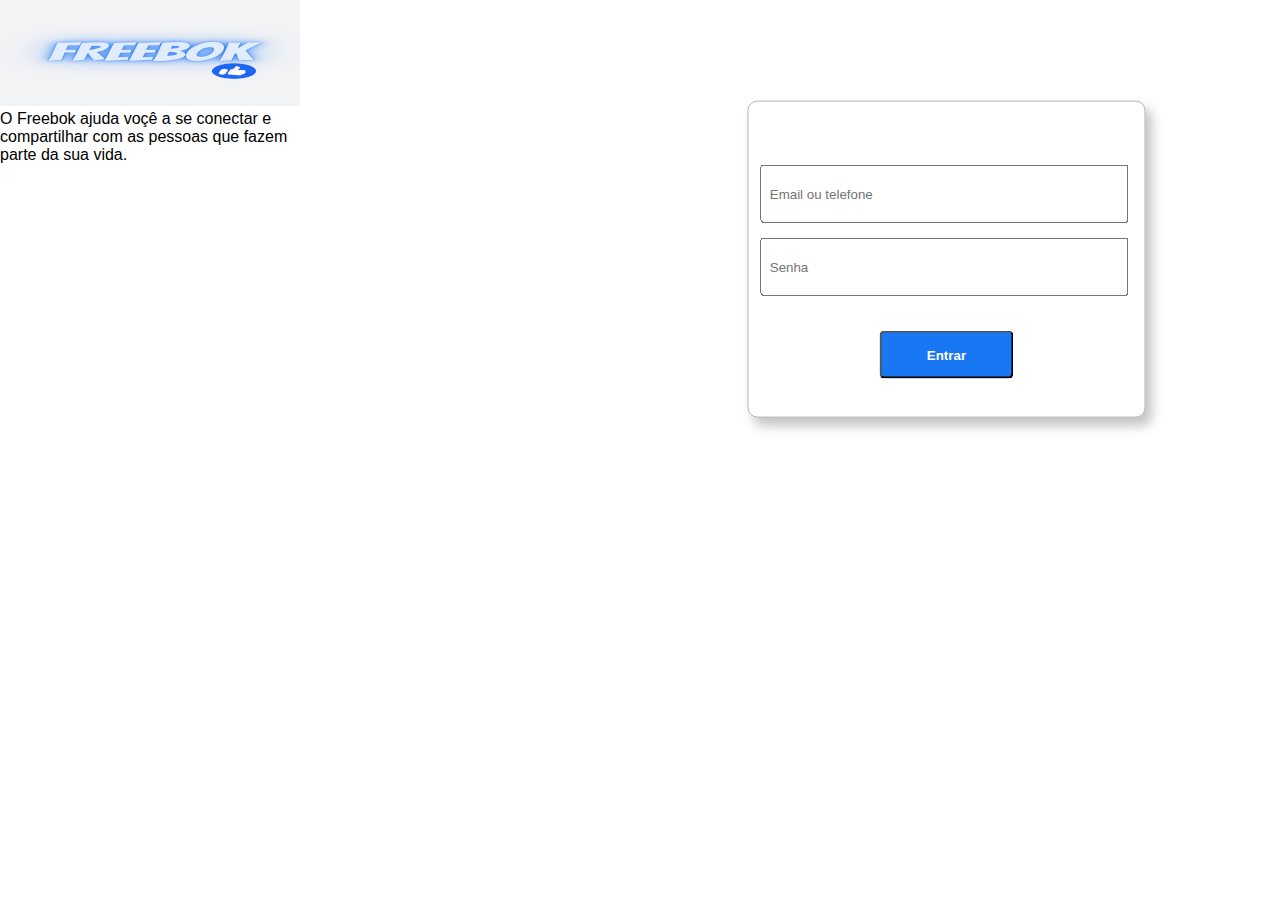
<file: freebok/index.html>
<!DOCTYPE html>
<html lang="en">
<head>
    <meta charset="UTF-8">
    <meta name="viewport" content="width=device-width, initial-scale=1.0">
    <title>Freebok - Entre ou Cadastre-se</title>
    <link rel="stylesheet" href="style.css">
</head>
<body>

    <main>
        <section>

            <div>
                <img src="img/Logo free-pq.png" alt="logofreebok">
                <p>O Freebok ajuda voçê a se conectar e compartilhar com as pessoas que fazem parte da sua vida.</p>
            </div>

        </section>

        <section>
            <div id="boxlogin">
                <form action="POST" autocomplete="on">
                    
                    <div id="boxemail">
                        <input type="text" name="email" id="iemail" placeholder="  Email ou telefone" autocomplete="email" required>
                    </div>
                    
                    <div id="boxsenha">
                        <input type="password" name="senha" id="isenha" placeholder="  Senha" min="8" required>
                    </div>
                    
                    <div id="boxentrar">
                        <input type="submit" value="Entrar">
                    </div>

                </form>
            </div>
        </section>
    </main>
</body>
</html>
</file>
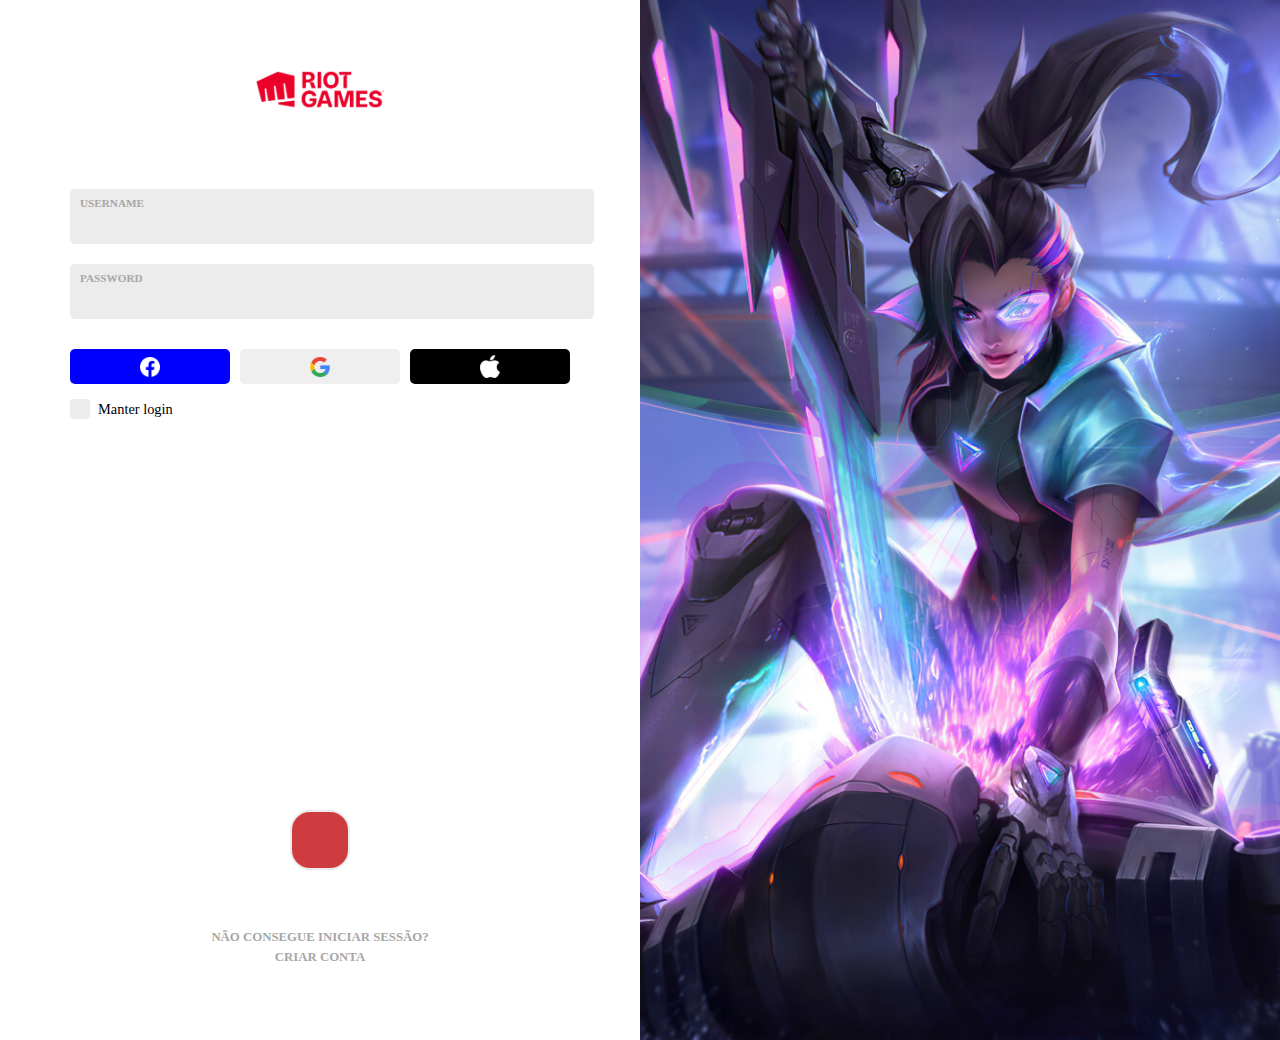
<file: lul/index.html>
<!DOCTYPE html>
<html lang="pt-br">
<head>
    <meta charset="UTF-8">
    <meta name="viewport" content="width=device-width, initial-scale=1.0">
    <title>Login</title>
    <link rel="stylesheet" href="./css/estilo.css">
</head>
<body>
    
    <main>

        <section class="login-page">

            <div class="wrapper">
                <img  src="src/img/logo.png" alt="logo" class="login_logo">

                <label class="login_label">
                    <span class="span-active">Username</span>
                    <input type="text" name="Username" class="input">
                </label>

                <label class="login_label">
                    <span class="span-active">Password</span>
                    <input type="password" name="password" class="input" >
                </label>

            
            <div class="login_icons">
                <button type="button" class="icon_button" style="background-color: blue;">
                    <img src="src/img/facebook-icon.png" alt="facebook">
                </button>

                <button type="button" class="icon_button">
                    <img src="src/img/google-icon.png" alt="google">
                </button>

                <button type="button" class="icon_button" style="background-color: black;">
                    <img src="src/img/apple-icon.png" alt="apple">
                </button>
            </div>

            <label class="login_label-checkbox">
                <input type="checkbox" class="input-checkbox"> Manter login
            </label>

            </div>

            <div class="wrapper">
                <button type="button" class="login-button" disabled>
                
                </button>
    
                <a href="#" class="login-link">Não consegue iniciar sessão?</a>
                <a href="#" class="login-link">Criar conta</a>
            </div>


        </section>

        <section class="wallpaper"> 
        </section>
    </main>

</body>
</html>
</file>
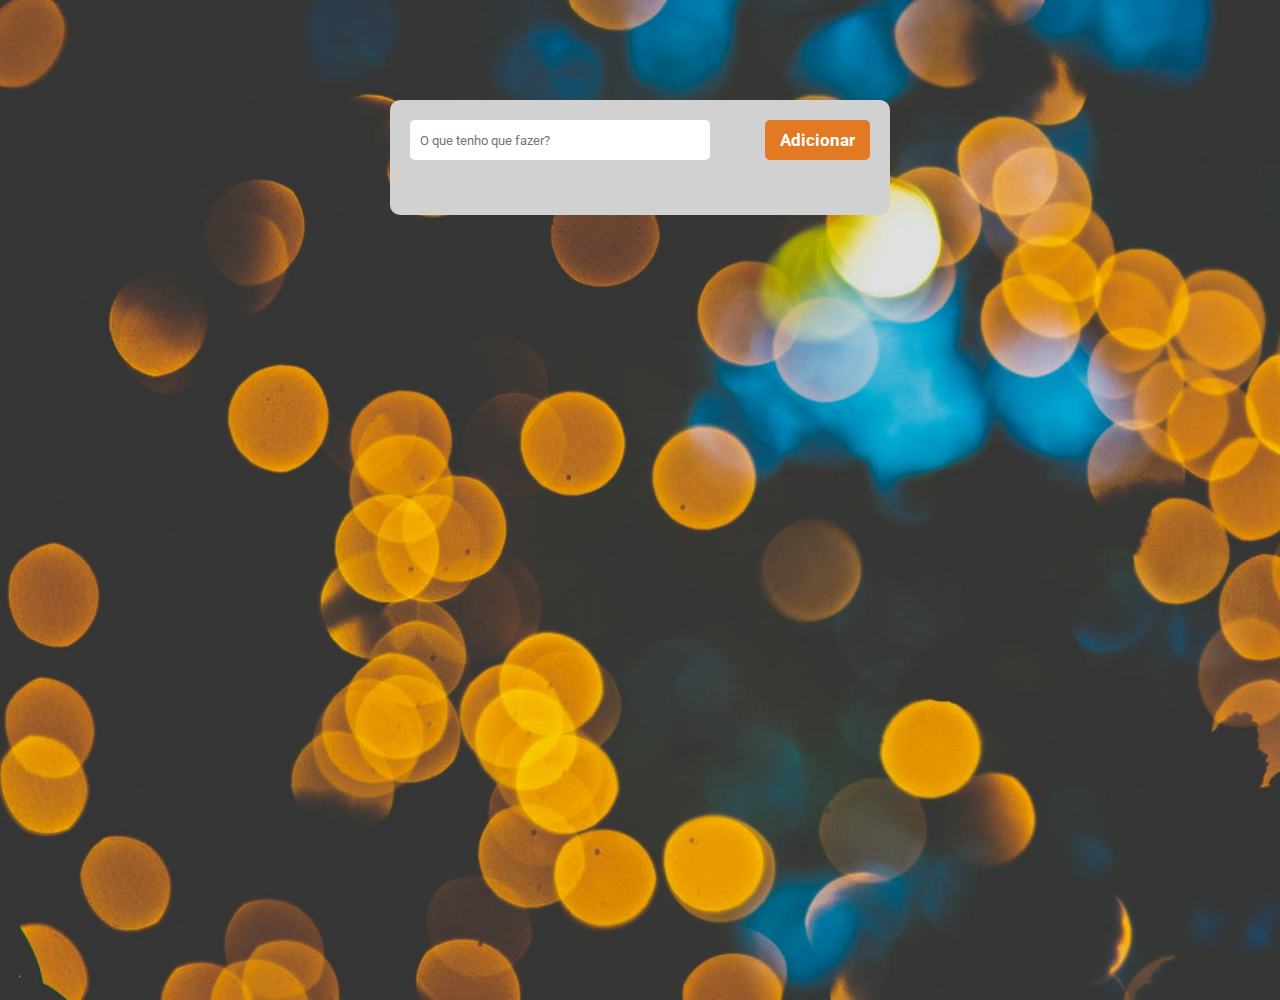
<file: to-do-list/index.html>
<!DOCTYPE html>
<html lang="en">
<head>
    <meta charset="UTF-8">
    <meta name="viewport" content="width=device-width, initial-scale=1.0">
    <title>To do List</title>
    <link rel="stylesheet" href="source/estilo.css">
    <link rel="preconnect" href="https://fonts.googleapis.com">
<link rel="preconnect" href="https://fonts.gstatic.com" crossorigin>
<link href="https://fonts.googleapis.com/css2?family=Roboto:ital,wght@0,100;0,300;0,400;0,500;0,700;0,900;1,100;1,300;1,400;1,500;1,700;1,900&display=swap" rel="stylesheet">
</head>
<body>
    <main>
        <input class="input-task" type="text" placeholder="O que tenho que fazer?">
        <button class="button-task">Adicionar</button>

        <ul class="list-task">
        </ul>
    </main>
</body>
<script src="./source/script.js"></script>
</html>
</file>
<file: freebok/style.css>
@charset "UTF-8";

* {
    margin: 0px;
    padding: 0px;
}

body {
    height: 100vh;
    width: 100vw;
    
}

p {
    font-family: Arial, Helvetica, sans-serif;
    width: 300px;
}



#boxlogin {
    border: 1px solid rgba(126, 125, 125, 0.562);
    border-radius: 10px;
    box-shadow: 6px 8px 12px rgba(0, 0, 0, 0.237);

    height: 315px;
    width: 396px;
    position: relative;
    top: 50%;
    left: 50%;
    transform: translate(27%, -20%);

}

#boxemail > input {
    width: 364px;
    height: 54px;
    position: absolute;
    top: 20%;
    left: 3%;
    
}

#boxsenha > input {
    
    width: 364px;
    height: 54px;
    position: absolute;
    top: 40%;
    left: 3%;
    margin-top: 10px;
}

#boxentrar > input {
    width: 134px;
    height: 48px;
    position: absolute;
    top: 60%;
    left: 50%;
    margin-top: 40px;
    transform: translate(-50%, 0%);

    background-color: #1877f2;
    border-radius: 5px;
    color: white;
    font-weight: bolder;
    

}

#iemail:hover {
    border:1px solid #1877f2;
}

#isenha:hover {
    border:1px solid #1877f2;
}
</file>
<file: lul/css/estilo.css>
@charset "UTF-8";

* {
    margin: 0;
    padding: 0;
}

:root {
    --white: #fff;
    --whitesmoke: #f0f0f0;
    --light-grey: #ECECEC;
    --grey: #C4C4C4;
    --medium-grey: #A7A7A7;
    --deep-grey: #343434;
    --black: #000000;
    --blue: #1B77F2;
    --red: #CF3C3F;
}

main {
    display: flex;
}

.login-page {
    display: flex;
    flex-direction: column;
    align-items: center;
    width: 100%;
    max-width: 500px;
    min-height: 100vh;
    justify-content: space-between;
    padding: clamp(35px, 8%, 70px);
}

.wrapper {
    width: 100%;
    display: flex;
    flex-direction: column;
    align-items: center;
    justify-content: center;
}

.login_logo {
    width: 130px;
    margin-bottom: 80px;
}

.login_label {
    width: 100%;
    display: block;
    margin-bottom: 20px;
}

.input {
    width: 100%;
    background-color: var(--light-grey);
    border: 2px solid rgba(0, 0, 0, 0);
    border-radius: 5px;
    outline: none; 
    font-size: 0.9em;
    font-weight: 600;
    color: var(--deep-grey);
    padding: 25px 10px 10px;
}

.login_label span {
    position: absolute;
    font-size: 0.8em;
    font-weight: 700;
    text-transform: uppercase;
    color: var(--medium-grey);
    margin: 20px;
    cursor: text;
}

.input:focus {
    background-color: var(--whitesmoke);
    border: 2px solid var(--deep-grey);

}

.login_label .span-active {
    font-size: 0.7em;
    margin: 8px 10px;
}

.login_icons {
    display: flex;
    gap: 10px;
    width: 100%;
    margin-top: 10px;
}

.login_icons img {
    width: 20px;
}

.icon_button {
    width: 33.33%;
    display: flex;
    align-items: center;
    justify-content: center;
    height: 35px;
    border-radius: 5px;
    cursor: pointer;
    border: none;
}

.login_label-checkbox {
    width: 100%;
    margin: 15px 0 50px;
    font-size: 0.9em;
    font-weight: 500;
    display: flex;
    align-items: center;
}

.input-checkbox {
    appearance: none;
    width: 20px;
    height: 20px;
    background-color: var(--light-grey);
    margin-right: 8px;
    border-radius: 3px;
}

.input-checkbox:checked {
    background-color: var(--red);
}

.input-checkbox:checked::after {
    content: "";
    display: block;
    width: 5px;
    height: 10px;
    border: 3px solid white;
    border-width: 0 3px 3px 0;
    transform: rotate(45deg);

    margin: 2px 6px;
}

.login-button {
    width: 60px;
    height: 60px;
    padding: 20px;
    display: flex;
    align-items: center;
    justify-content: center;
    background-color: var(--red);
    border-radius: 20px;
    border: none;
    cursor: pointer;
    margin-bottom: 60px;
}

.login-button:disabled {
    cursor: auto;
    background-color: var(--red);
    border: 2px solid var(--light-grey);
}

.login-link {
    font-size: 0.8em;
    text-decoration: none;
    color: var(--medium-grey);
    text-transform: uppercase;
    font-weight: 700;
    margin-bottom: 5px;
}

.login-link:hover {
    color: var(--deep-grey);
}

.wallpaper {
    width: 100%;
    background-image: url(../src/img/wallpaper.jpg);
    background-size: cover;
    background-repeat: no-repeat;
    background-position: center;
    flex: 1;
}
</file>
<file: to-do-list/source/estilo.css>
* {
    margin: 0;
    padding: 0;
    box-sizing: border-box;
    font-family: "Roboto", sans-serif;
    outline: none; /* Tira a linha azul do input*/ 
}

body {
    height: 100vh;
    background-image: url("./img/background.jpg");
    background-repeat: no-repeat;
    background-size: cover;
}

main {
    background-color: #d1d1d1;
    width: 500px;
    border-radius: 10px;
    padding: 20px;
    margin: 100px auto 0;
}

.input-task {
    border: none;
    border-radius: 5px;
    width: 300px;
    height: 40px;
    padding-left: 10px;

}

.button-task {
    border: none;
    border-radius: 5px;
    height: 40px;
    background-color: #e27923;
    color: #ffffff;
    font-size: 17px;
    padding: 0 15px;
    float: right; /* Joga tudo para a direita*/
    cursor: pointer;
    font-weight: 700;
}

.button-task:hover {
    opacity: 0.8;
}

.button-task:active {
    opacity: 0.6;
}

.list-task {
    width: 100%;
    list-style: none;
    margin-top: 35px;
}

.task {
    background-color: #f2f2f2;
    box-shadow: 1px 4px 10px rgba(0, 0, 0, 0.2);
    height: 50px;
    display: flex;
    align-items: center;
    justify-content: space-between;
    padding: 0px 15px;
    border-radius: 5px;
    margin-bottom: 20px;
    cursor: pointer;
}

.task:hover img {
    opacity: 1;

}

img {
    height: 25px;
    opacity: 0;
    transition: opacity 0.5s ease-in-out; /* efeito de transição que diz para editar o OPACITY em 0.5 segundo quando o mouse entrar e sair*/
}

.done {
    background-color: #5cdb4bb7;
    text-decoration: line-through;
}
</file>
